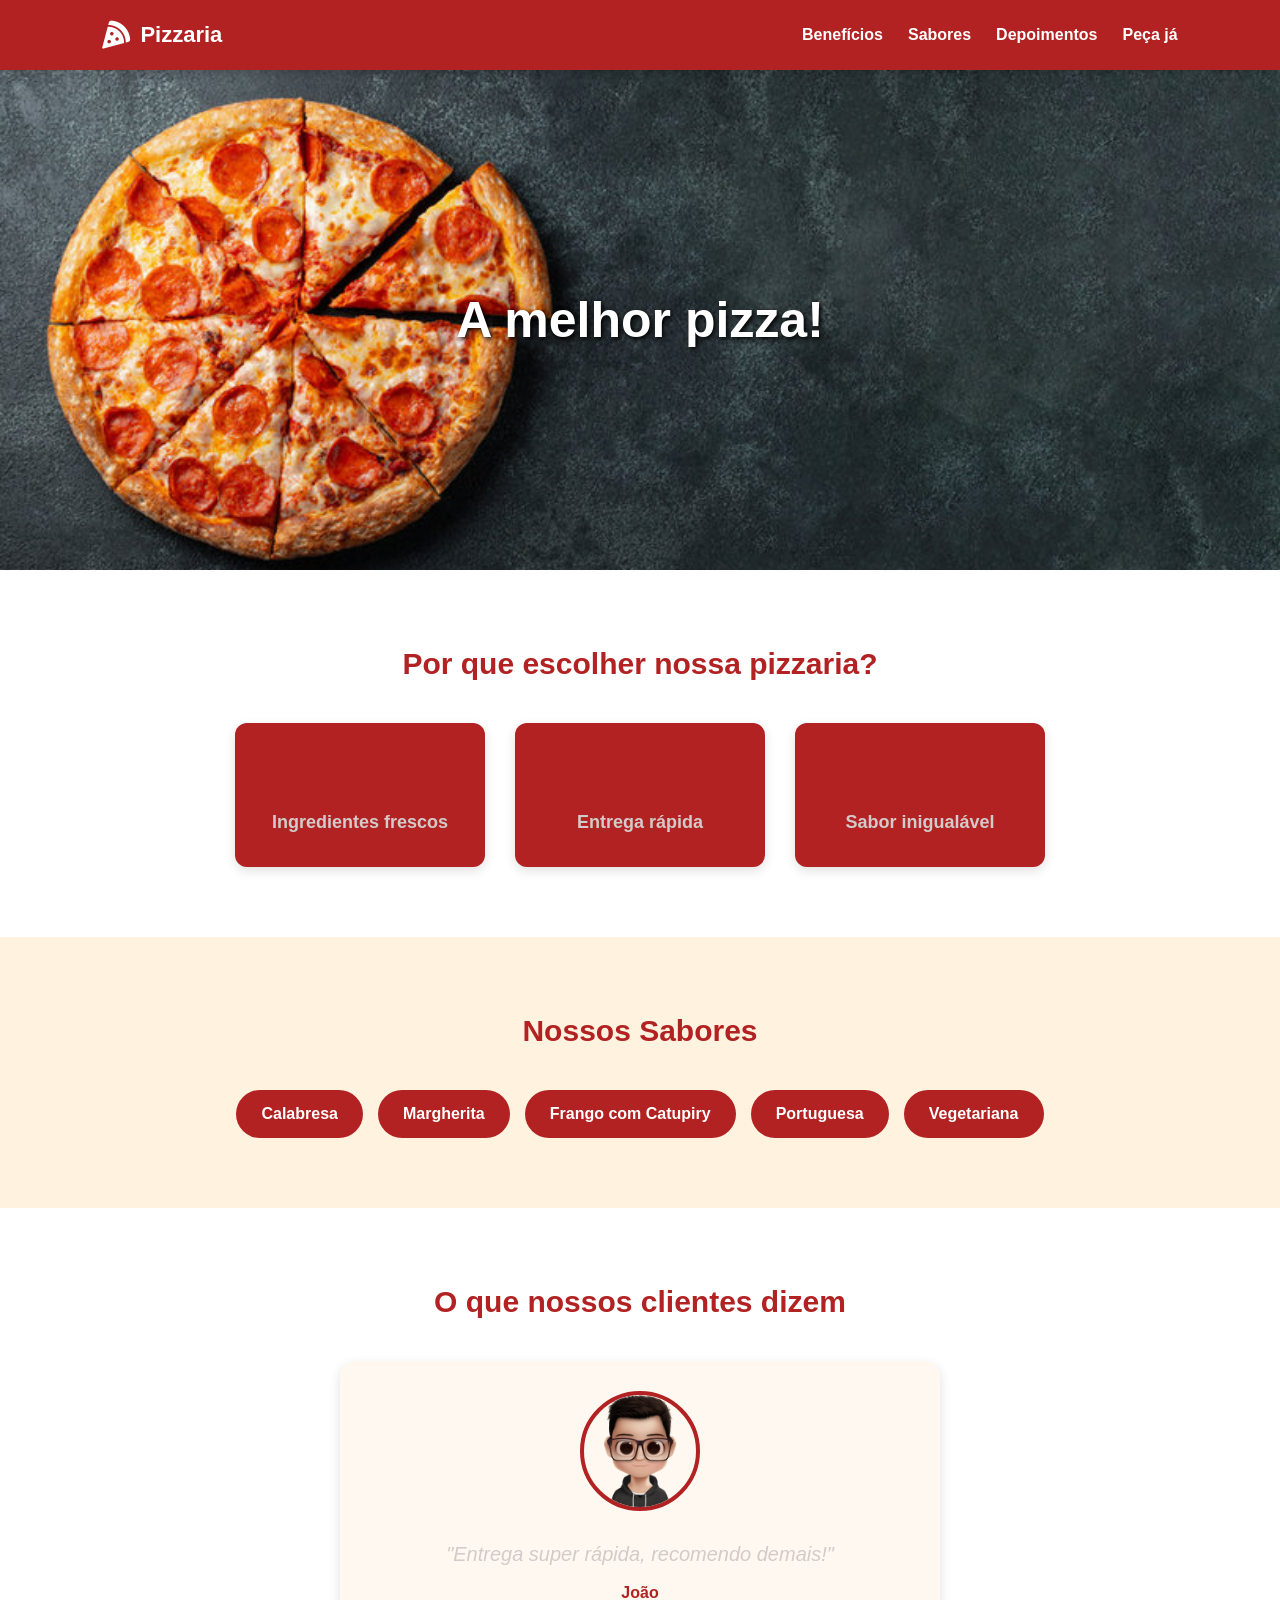
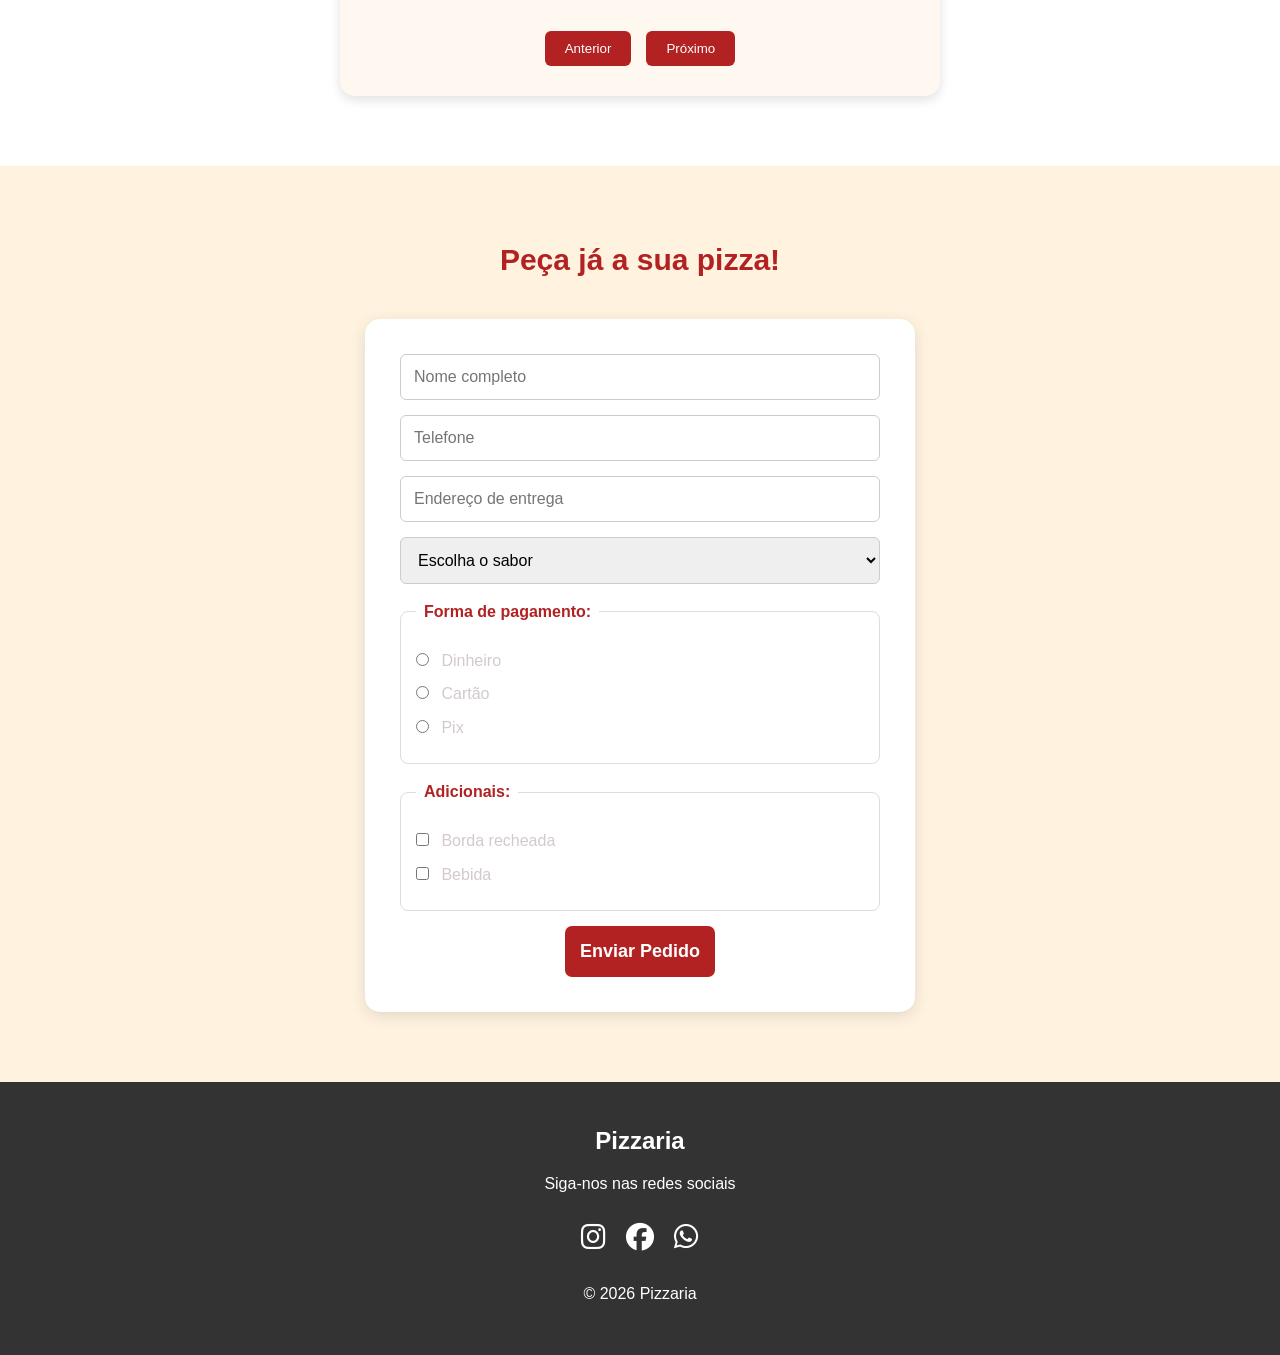
<file: index.html>
<!DOCTYPE html>
<html lang="pt-BR">

<head>

    <meta charset="UTF-8">

    <meta name="viewport" content="width=device-width, initial-scale=1.0">

    <title>Pizzaria</title>

    <link rel="stylesheet" href="style.css">

    <link
    rel="stylesheet"
    href="https://cdnjs.cloudflare.com/ajax/libs/font-awesome/6.5.2/css/all.min.css"
>

</head>

<body>

    <header>
        <div class="logo">

            <i class="fa-solid fa-pizza-slice"></i>

            <span>Pizzaria</span>

        </div>


        <nav>

            <a href="#beneficios">Benefícios</a>

            <a href="#sabores">Sabores</a>

            <a href="#depoimentos">Depoimentos</a>

            <a href="#formulario">Peça já</a>

        </nav>

    </header>

    <main>


        <section id="inicio" class="hero">

            <h1>
                A melhor pizza!
            </h1>

        </section>



        <section id="beneficios">

            <h2>
                Por que escolher nossa pizzaria?
            </h2>


            <div class="cards">


                <div class="card">

                    <i class="fa-solid fa-pizza-slice"></i>

                    <p>
                        Ingredientes frescos
                    </p>

                </div>


                <div class="card">

                    <i class="fa-solid fa-motorcycle"></i>

                    <p>
                        Entrega rápida
                    </p>

                </div>


                <div class="card">

                    <i class="fa-solid fa-heart"></i>

                    <p>
                        Sabor inigualável
                    </p>

                </div>


            </div>

        </section>


        <section id="sabores">

            <h2>
                Nossos Sabores
            </h2>


            <div class="sabores-container">

                <button type="button">
                    Calabresa
                </button>

                <button type="button">
                    Margherita
                </button>

                <button type="button">
                    Frango com Catupiry
                </button>

                <button type="button">
                    Portuguesa
                </button>

                <button type="button">
                    Vegetariana
                </button>

            </div>

        </section>


 <section id="depoimentos">

    <h2>
        O que nossos clientes dizem
    </h2>

    <article class="depoimento">

        <img
            src="img/joao.png"
            alt="Foto do cliente João"
            id="fotoDepoimento"
        >

        <p id="textoDepoimento">
            "Entrega super rápida, recomendo demais!"
        </p>

        <p id="nomeDepoimento">
            João
        </p>

        <div class="botoes">

            <button type="button" id="anterior">
                Anterior
            </button>

            <button type="button" id="proximo">
                Próximo
            </button>

        </div>

    </article>

</section>

        <section id="formulario">

            <h2>
                Peça já a sua pizza!
            </h2>


            <form
                action="obrigado.html"
                method="get"
            >

                <input
                    type="text"
                    name="nome"
                    placeholder="Nome completo"
                    required
                >

                <input
                    type="tel"
                    name="telefone"
                    placeholder="Telefone"
                    required
                >



                <input
                    type="text"
                    name="endereco"
                    placeholder="Endereço de entrega"
                    required
                >

                <select
                    name="sabor"
                    required
                >

                    <option value="">
                        Escolha o sabor
                    </option>

                    <option value="calabresa">
                        Calabresa
                    </option>

                    <option value="margherita">
                        Margherita
                    </option>

                    <option value="frango-catupiry">
                        Frango com Catupiry
                    </option>

                    <option value="portuguesa">
                        Portuguesa
                    </option>

                    <option value="vegetariana">
                        Vegetariana
                    </option>

                </select>


                <fieldset>

                    <legend>
                        Forma de pagamento:
                    </legend>


                    <label>

                        <input
                            type="radio"
                            name="pagamento"
                            value="dinheiro"
                            required
                        >

                        Dinheiro

                    </label>


                    <label>

                        <input
                            type="radio"
                            name="pagamento"
                            value="cartao"
                        >

                        Cartão

                    </label>


                    <label>

                        <input
                            type="radio"
                            name="pagamento"
                            value="pix"
                        >

                        Pix

                    </label>

                </fieldset>

                <fieldset>

                    <legend>
                        Adicionais:
                    </legend>


                    <label>

                        <input
                            type="checkbox"
                            name="adicionais"
                            value="borda-recheada"
                        >

                        Borda recheada

                    </label>


                    <label>

                        <input
                            type="checkbox"
                            name="adicionais"
                            value="bebida"
                        >

                        Bebida

                    </label>

                </fieldset>

                <a href="obrigado.html"><button type="submit">

                    Enviar Pedido

                </button></a>


            </form>

        </section>


    </main>

    <footer>

        <h3>
            Pizzaria
        </h3>


        <p>
            Siga-nos nas redes sociais
        </p>


        <div class="redes-sociais">

            <a href="#" aria-label="Instagram">

                <i class="fa-brands fa-instagram"></i>

            </a>


            <a href="#" aria-label="Facebook">

                <i class="fa-brands fa-facebook"></i>

            </a>


            <a href="#" aria-label="WhatsApp">

                <i class="fa-brands fa-whatsapp"></i>

            </a>

        </div>


        <p>
            &copy; 2026 Pizzaria
        </p>

    </footer>

    <script src="script.js"></script>

</body>

</html>
</file>
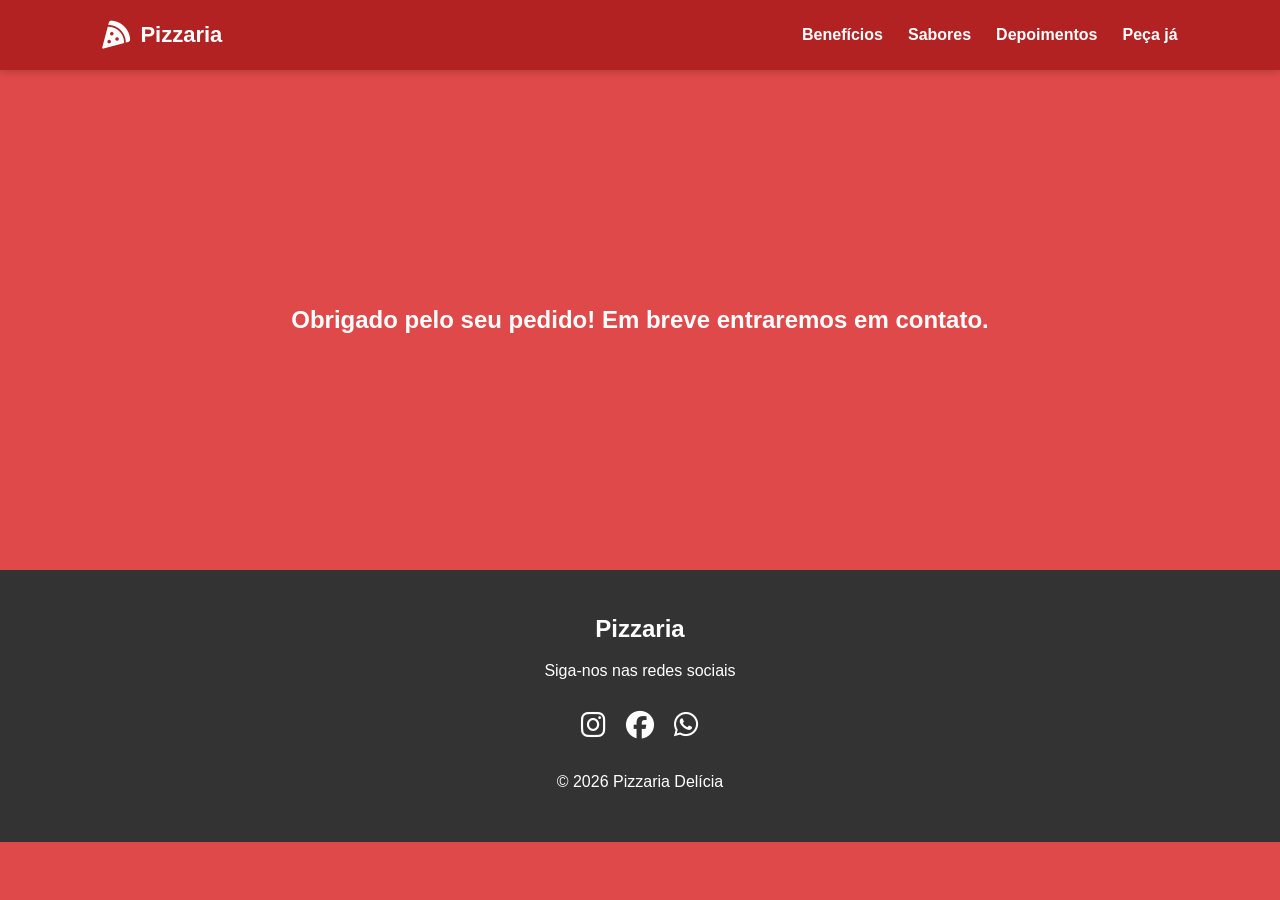
<file: obrigado.html>
<!DOCTYPE html>
<html lang="pt-BR">

<head>

    <meta charset="UTF-8">

    <meta name="viewport" content="width=device-width, initial-scale=1.0">

    <title>Pizzaria</title>

    <link rel="stylesheet" href="style.css">

      <link
    rel="stylesheet"
    href="https://cdnjs.cloudflare.com/ajax/libs/font-awesome/6.5.2/css/all.min.css"
>

</head>


<body>
    <header>
        <div class="logo">

            <i class="fa-solid fa-pizza-slice"></i>

            <span>Pizzaria</span>

        </div>


        <nav>

            <a href="#beneficios">Benefícios</a>

            <a href="#sabores">Sabores</a>

            <a href="#depoimentos">Depoimentos</a>

            <a href="#formulario">Peça já</a>

        </nav>

    </header>

        <main>
            <section id="inicio" class="hero1">

            <h1>
                Obrigado pelo seu pedido! Em breve entraremos em contato.
            </h1>

        </section>
        </main>


        <footer>

        <h3>
         Pizzaria
        </h3>


        <p>
            Siga-nos nas redes sociais
        </p>


        <div class="redes-sociais">

            <a href="#" aria-label="Instagram">

                <i class="fa-brands fa-instagram"></i>

            </a>


            <a href="#" aria-label="Facebook">

                <i class="fa-brands fa-facebook"></i>

            </a>


            <a href="#" aria-label="WhatsApp">

                <i class="fa-brands fa-whatsapp"></i>

            </a>

        </div>


        <p>
            &copy; 2026 Pizzaria Delícia
        </p>

    </footer>


</body>

</html>
</file>
<file: style.css>
* {
    margin: 0;
    padding: 0;
    box-sizing: border-box;
}


body {
    font-family: Arial, Helvetica, sans-serif;
    background-color: #e04949;
    color: #d3caca;
    line-height: 1.6;
}


header {
    position: fixed;
    top: 0;
    left: 0;
    width: 100%;
    height: 70px;

    background-color: #b22222;
    color: white;

    display: flex;
    align-items: center;
    justify-content: space-between;

    padding: 0 8%;

    z-index: 1000;

    box-shadow: 0 2px 8px rgba(0, 0, 0, 0.2);
}


/* Logo */

.logo {
    display: flex;
    align-items: center;
    gap: 10px;

    font-size: 22px;
    font-weight: bold;
}

.logo i {
    font-size: 28px;
}


/* Menu */

nav {
    display: flex;
    gap: 25px;
}

nav a {
    color: white;
    text-decoration: none;

    font-weight: bold;

    transition: 0.3s;
}

nav a:hover {
    color: #e6d6b2;
}


main {
    padding-top: 70px;
}

section {
    padding: 70px 8%;
    text-align: center;
}

section h2 {
    font-size: 30px;
    margin-bottom: 35px;
    color: #b22222;
}



.hero {
    min-height: 500px;

    display: flex;
    align-items: center;
    justify-content: center;

    background:
        url("img/fundo.jpg");

    background-size: cover;
    background-position: center;

    color: white;
}

.hero1 {
    min-height: 500px;

    display: flex;
    align-items: center;
    justify-content: center;

    color: white;
}

.hero h1 {
    max-width: 800px;

    font-size: 50px;
    line-height: 1.2;

    text-shadow: 2px 2px 5px black;
}


#beneficios {
    background-color: white;
}

.cards {
    display: flex;
    justify-content: center;
    gap: 30px;

    flex-wrap: wrap;
}

.card {
    width: 250px;

    background-color: #b22222;

    padding: 30px 20px;

    border-radius: 12px;

    box-shadow: 0 4px 12px rgba(0, 0, 0, 0.12);

    transition: 0.3s;
}

.card:hover {
    transform: translateY(-8px);
}

.card i {
    font-size: 40px;
    color: #b22222;

    margin-bottom: 15px;
}

.card p {
    font-size: 18px;
    font-weight: bold;
}


#sabores {
    background-color: #fff3e0;
}

.sabores-container {
    display: flex;
    justify-content: center;
    align-items: center;

    gap: 15px;

    flex-wrap: wrap;
}

.sabores-container button {
    border: none;

    background-color: #b22222;
    color: white;

    padding: 15px 25px;

    border-radius: 25px;

    font-size: 16px;
    font-weight: bold;

    cursor: pointer;

    transition: 0.3s;
}

.sabores-container button:hover {
    background-color: #8b0000;

    transform: scale(1.05);
}


#depoimentos {
    background-color: white;
}

.depoimento {
    max-width: 600px;

    margin: 0 auto;

    padding: 30px;

    background-color: #fff8f0;

    border-radius: 15px;

    box-shadow: 0 4px 12px rgba(0, 0, 0, 0.12);
}

.depoimento img {
    width: 120px;
    height: 120px;

    object-fit: cover;

    border-radius: 50%;

    margin-bottom: 20px;

    border: 4px solid #b22222;
}

.depoimento p:first-of-type {
    font-size: 20px;
    font-style: italic;

    margin-bottom: 10px;
}

.depoimento p:nth-of-type(2) {
    font-weight: bold;
    color: #b22222;
}


/* Botões do depoimento */

.botoes {
    margin-top: 25px;

    display: flex;
    justify-content: center;
    gap: 15px;
}

.botoes button {
    padding: 10px 20px;

    border: none;

    background-color: #b22222;
    color: white;

    border-radius: 6px;

    cursor: pointer;

    transition: 0.3s;
}

.botoes button:hover {
    background-color: #8b0000;
}


#formulario {
    background-color: #fff3e0;
}

form {
    max-width: 550px;

    margin: 0 auto;

    background-color: white;

    padding: 35px;

    border-radius: 15px;

    box-shadow: 0 4px 15px rgba(0, 0, 0, 0.12);

    display: flex;
    flex-direction: column;

    gap: 15px;
}



form input[type="text"],
form input[type="tel"],
form select {
    width: 100%;

    padding: 13px;

    border: 1px solid #ccc;

    border-radius: 6px;

    font-size: 16px;

    outline: none;
}

form input[type="text"]:focus,
form input[type="tel"]:focus,
form select:focus {
    border-color: #b22222;
}



fieldset {
    border: 1px solid #ddd;

    border-radius: 8px;

    padding: 15px;

    text-align: left;
}

legend {
    font-weight: bold;

    color: #b22222;

    padding: 0 8px;
}

fieldset label {
    display: block;

    margin: 8px 0;

    cursor: pointer;
}

fieldset input {
    margin-right: 8px;
}




form button[type="submit"] {
    padding: 15px;

    border: none;

    border-radius: 7px;

    background-color: #b22222;

    color: white;

    font-size: 18px;

    font-weight: bold;

    cursor: pointer;

    transition: 0.3s;
}

form button[type="submit"]:hover {
    background-color: #8b0000;

    transform: scale(1.02);
}



footer {
    background-color: #333;

    color: white;

    text-align: center;

    padding: 40px 20px;
}

footer h3 {
    font-size: 24px;

    margin-bottom: 10px;
}

footer p {
    margin: 8px 0;
}




.redes-sociais {
    display: flex;

    justify-content: center;

    gap: 20px;

    margin: 20px 0;
}

.redes-sociais a {
    color: white;

    font-size: 28px;

    transition: 0.3s;
}

.redes-sociais a:hover {
    color: #ffd166;

    transform: scale(1.2);
}


@media (max-width: 768px) {

    header {
        height: auto;

        padding: 15px 5%;

        flex-direction: column;

        gap: 10px;
    }

    nav {
        gap: 12px;

        flex-wrap: wrap;

        justify-content: center;
    }

    nav a {
        font-size: 14px;
    }

    main {
        padding-top: 110px;
    }

    .hero {
        min-height: 400px;
    }

    .hero h1 {
        font-size: 35px;
    }

    section {
        padding: 50px 5%;
    }

    section h2 {
        font-size: 25px;
    }

    .card {
        width: 100%;
        max-width: 350px;
    }

    form {
        padding: 25px 20px;
    }
}
</file>
